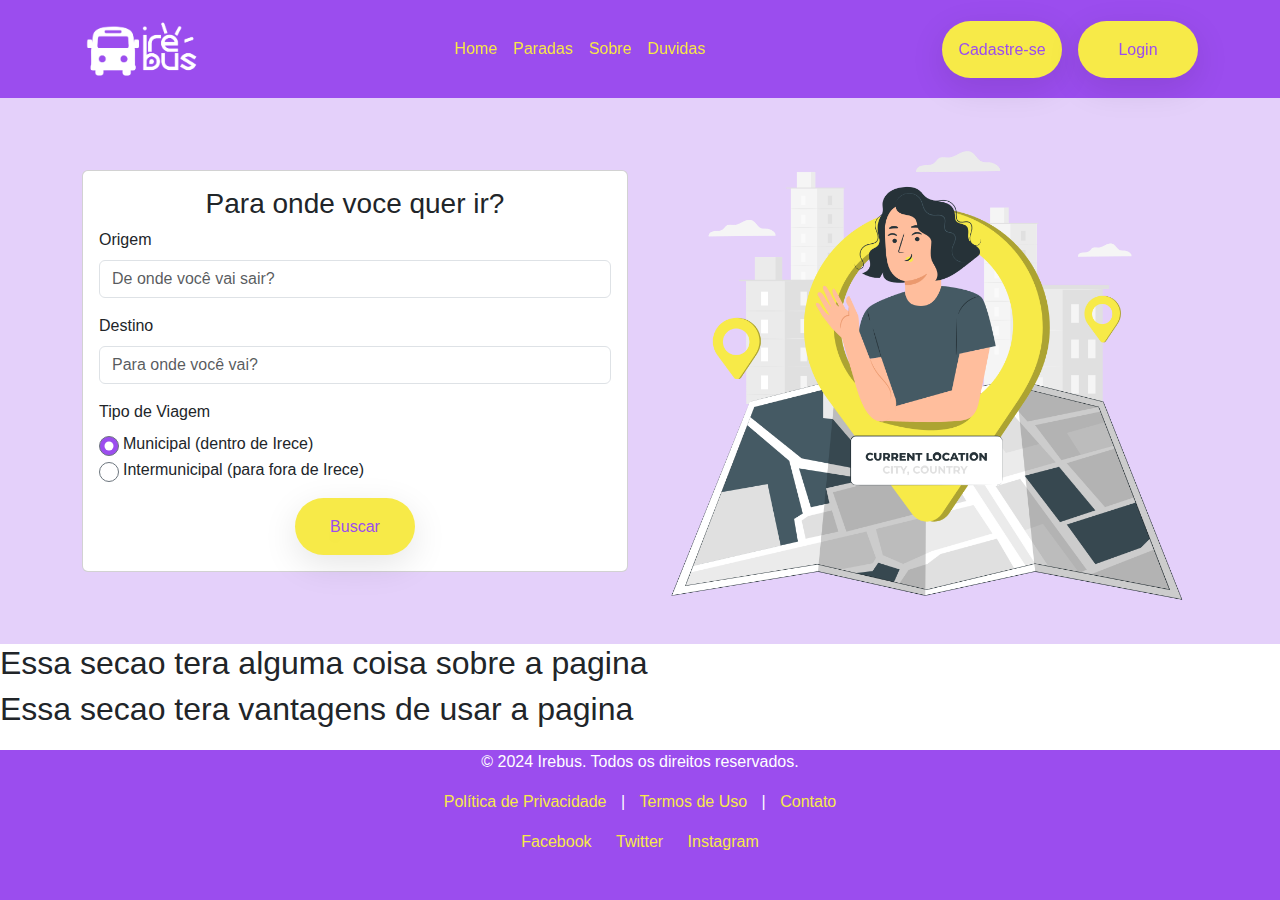
<file: index.html>
<!DOCTYPE html>
<html lang="pt-br">
<head>
    <meta charset="UTF-8"> 
    <meta name="viewport" content="width=device-width, initial-scale=1.0"> <!--Deixa a pagina responsiva-->
    <link rel="shortcut icon" href="assets/icon/logo-ib.ico" type="image/x-icon"> <!--favicon da pagina inicial-->
    <title>Rota de Onibus</title>
    <!--Bootstrap-->
    <link href="https://cdn.jsdelivr.net/npm/bootstrap@5.3.3/dist/css/bootstrap.min.css" rel="stylesheet" integrity="sha384-QWTKZyjpPEjISv5WaRU9OFeRpok6YctnYmDr5pNlyT2bRjXh0JMhjY6hW+ALEwIH" crossorigin="anonymous">
    <link rel="stylesheet" href="assets/css/style.css"> <!--Arquivo de css-->
    <link href="https://fonts.cdnfonts.com/css/poppins" rel="stylesheet">
    <!--Fonte usada no projeto-->                             
</head>

<header> <!--Cabecalho da pagina-->
    <nav class="navbar navbar-expand-lg " >
        <div class="container">
            <a class="nav-home navbar-brand" href="index.html">
                <img src="assets/images/logo-bus-ib.png" class="logo" alt="Logo Irebus">
            </a>
            <!--Botao "hamburguer"-->
            <button class="navbar-toggler" type="button" data-bs-toggle="collapse" data-bs-target="#navbarSupportedContent" aria-controls="navbarSupportedContent" aria-expanded="false" aria-label="Toggle navigation">
            <span class="navbar-toggler-icon"></span>
            </button>
         
        <div class="collapse navbar-collapse" id="navbarSupportedContent">
        <!--Barra de navegacao-->
            <ul class="navbar-nav mx-auto mb-2 mb-lg-0">
                <li class="navbar-item">
                    <a class="nav-link" href="../projeto-web/index.html">Home</a>
                </li>
                <li class="navbar-item">
                    <a class="nav-link" href="../projeto-web/pages/atividade-3.html">Paradas</a>
                </li>
                <li class="navbar-item">
                    <a class="nav-link" href="#">Sobre</a>
                </li>
                <li class="navbar-item">
                    <a class="nav-link" href="#">Duvidas</a>
                </li> 
            </ul> 
            <!--Botoes de login-->
            <div class="gap-2 d-md-flex justify-content-lg-end">
                <a href="./pages/cadastro.html"><button class="btn btn-primary me-md-2" type="button">Cadastre-se</button></a>
                <a href="./pages/login.html"><button class="btn btn-primary" type="button">Login</button></a>
            </div>
        </div>
    </div>
</nav>
</header>

<body>
    <section class="area-top">
        <div class="container align-items-center justify-content-center">
            <div class="row align-items-center">
                <div class="col-12 col-md-6">
                    <div class="card">
                        <div class="card-body">
                            <h3 class=" card-title text-center">Para onde voce quer ir?</h3>
                            <form action="GET">
                                <div class="mb-3">
                                    <label for="origem" class="form-label">Origem</label>
                                    <input type="text" class="form-control" id="origem" placeholder="De onde você vai sair?">
                                </div>
                                <div class="mb-3">
                                    <label for="destino" class="form-label">Destino</label>
                                    <input type="text" class="form-control" id="destino" placeholder="Para onde você vai?">
                                </div>

                                <div class="mb-3">
                                    <label class="form-label">Tipo de Viagem</label>
                                    <div class="form-check">
                                        <input class="form-check-input" type="radio" name="viagem" id="municipal" checked>
                                        <label class="form-check-label" for="somenteIda">Municipal (dentro de Irece)</label>
                                    </div>
                                    <div class="form-check">
                                        <input class="form-check-input" type="radio" name="viagem" id="intermunicipal">
                                        <label class="form-check-label" for="idaEVolta">Intermunicipal (para fora de Irece)</label>
                                    </div>
                                </div>

                                <div class="text-center gap-2">
                                    <button type="submit" class="btn">Buscar</button>
                                </div>
                            </form>
                        </div>
                    </div>
                </div>

                <div class=" img-bus col-md-6">
                    <picture>
                    <img src="./assets/images/girl-pin.png" class="img-fluid bus-map" style="width: 700px; height: auto;" alt="Onibus com mapa">
                </picture>
                </div>
                    <!--Link para a pagina 'atividade-3'
                    <a href="../projeto-web/pages/atividade-3.html">Confira os pontos de onibus por rua</a>-->
                </div>
            </div>
        </div>
    </section>

    <section class="special-area">
        <h2>Essa secao tera alguma coisa sobre a pagina</h2>
    </section>

    <section class="special-area" id="vantagens">
        <h2>Essa secao tera vantagens de usar a pagina</h2>
    </section>

    <!--Rodape-->
    <footer class="footer">
        <!--&copy exibe o simbolo de copyright-->
        <p>&copy; 2024 Irebus. Todos os direitos reservados.</p>

        <p>
            <a href="#">Política de Privacidade</a> | 
            <a href="#">Termos de Uso</a> | 
            <a href="#">Contato</a>
        </p>

        <div class="footer-social">
            <a href="#" class="social-icon">Facebook</a>
            <a href="#" class="social-icon">Twitter</a>
            <a href="#" class="social-icon">Instagram</a>
        </div>
    </footer>
    <!--Bootstrap-->
    <script src="https://cdn.jsdelivr.net/npm/bootstrap@5.3.3/dist/js/bootstrap.bundle.min.js" integrity="sha384-YvpcrYf0tY3lHB60NNkmXc5s9fDVZLESaAA55NDzOxhy9GkcIdslK1eN7N6jIeHz" crossorigin="anonymous"></script>
</body>
</html>
</file>
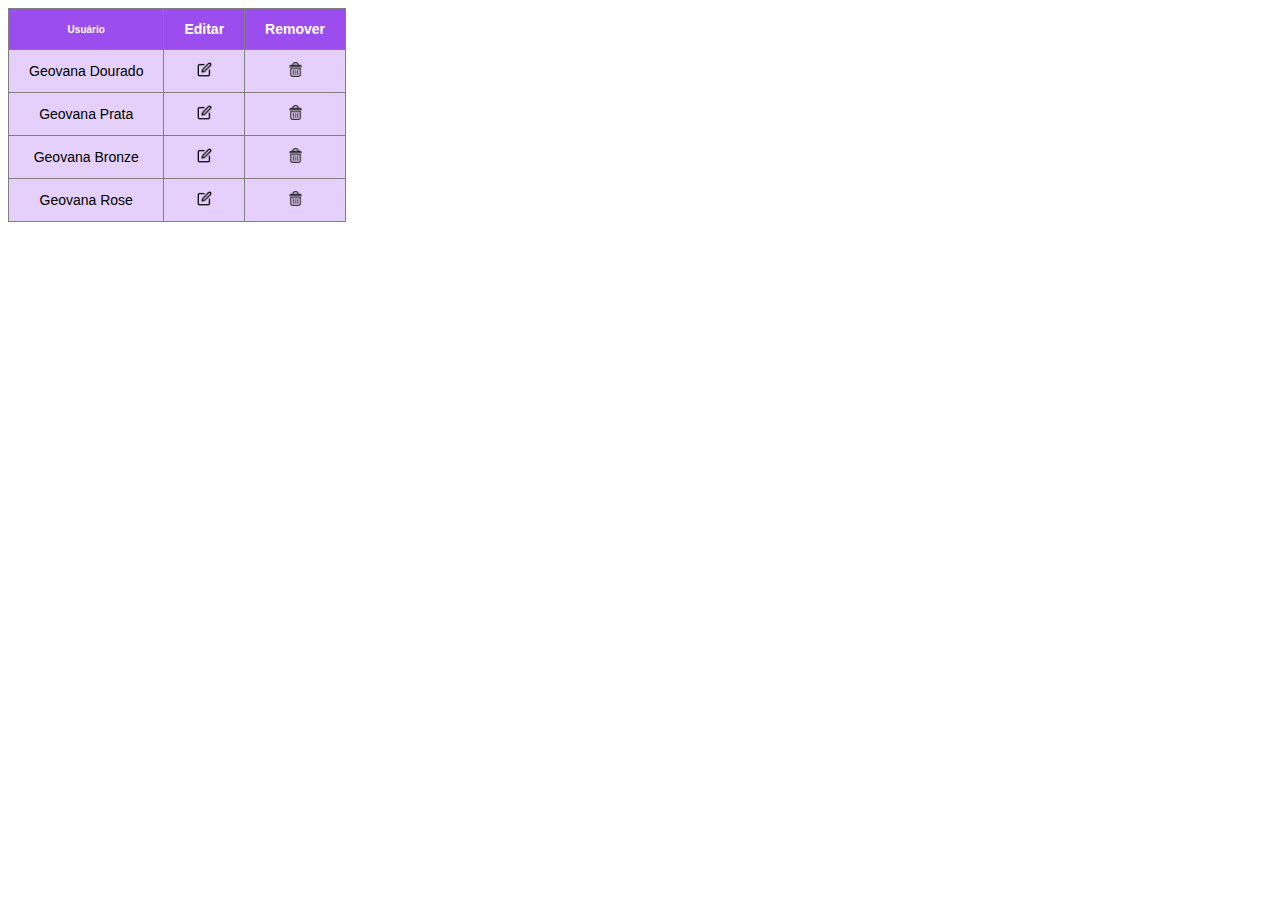
<file: pages/administrator.html>
<!DOCTYPE html>
<html lang="pt-br">
    <head>
        <meta charset="UTF-8">
        <meta name="viewport" content="width=device-width, initial-scale=1.0">
        <link rel="shortcut icon" href="../assets/icon/logo-ib.ico" type="image/x-icon"> <!--favicon-->
        <!--<link rel="stylesheet" href="../assets/css/style.css"> -->
        <link rel="stylesheet" href="../assets/css/administrator.css"> <!--Arquivo de css-->
        <link href="https://fonts.cdnfonts.com/css/kollektif" rel="stylesheet"> <!--Fonte usada no projeto-->
        <title>Adiministrador</title>
    </head>

<body>
        <table class="tg"><thead>
          <tr>
            <th class="tg-blax">Usuário</th>
            <th class="tg-omgf">Editar</th>
            <th class="tg-omgf">Remover</th>
          </tr></thead>
        <tbody>
          <tr>
            <td class="tg-u6hl">Geovana Dourado</td>
            <td class="tg-u6hl"><a class="link-option">
              <img src="../assets/images/edit.png" alt="edit" class="icon-option">
            </a></td>
            <td class="tg-u6hl"><a class="link-option">
              <img src="../assets/images/trash-icon.png" alt="" class="icon-option">
            </a></td>
          </tr>
          <tr>
            <td class="tg-u6hl">Geovana Prata</td>
             <td class="tg-u6hl"><a class="link-option">
              <img src="../assets/images/edit.png" alt="edit" class="icon-option">
            </a></td>
            <td class="tg-u6hl"><a class="link-option">
              <img src="../assets/images/trash-icon.png" alt="" class="icon-option">
            </a></td>
          </tr>
          <tr>
            <td class="tg-u6hl">Geovana Bronze</td>
            <td class="tg-u6hl"><a class="link-option">
              <img src="../assets/images/edit.png" alt="edit" class="icon-option">
            </a></td>
            <td class="tg-u6hl"><a class="link-option">
              <img src="../assets/images/trash-icon.png" alt="" class="icon-option">
            </a></td>
          </tr>
          <tr>
            <td class="tg-u6hl">Geovana Rose</td>
            <td class="tg-u6hl"><a class="link-option">
              <img src="../assets/images/edit.png" alt="edit" class="icon-option">
            </a></td>
            <td class="tg-u6hl"><a class="link-option">
              <img src="../assets/images/trash-icon.png" alt="" class="icon-option">
            </a></td>
          </tr>
        </tbody>
        </table>
</body>
</html>
</file>
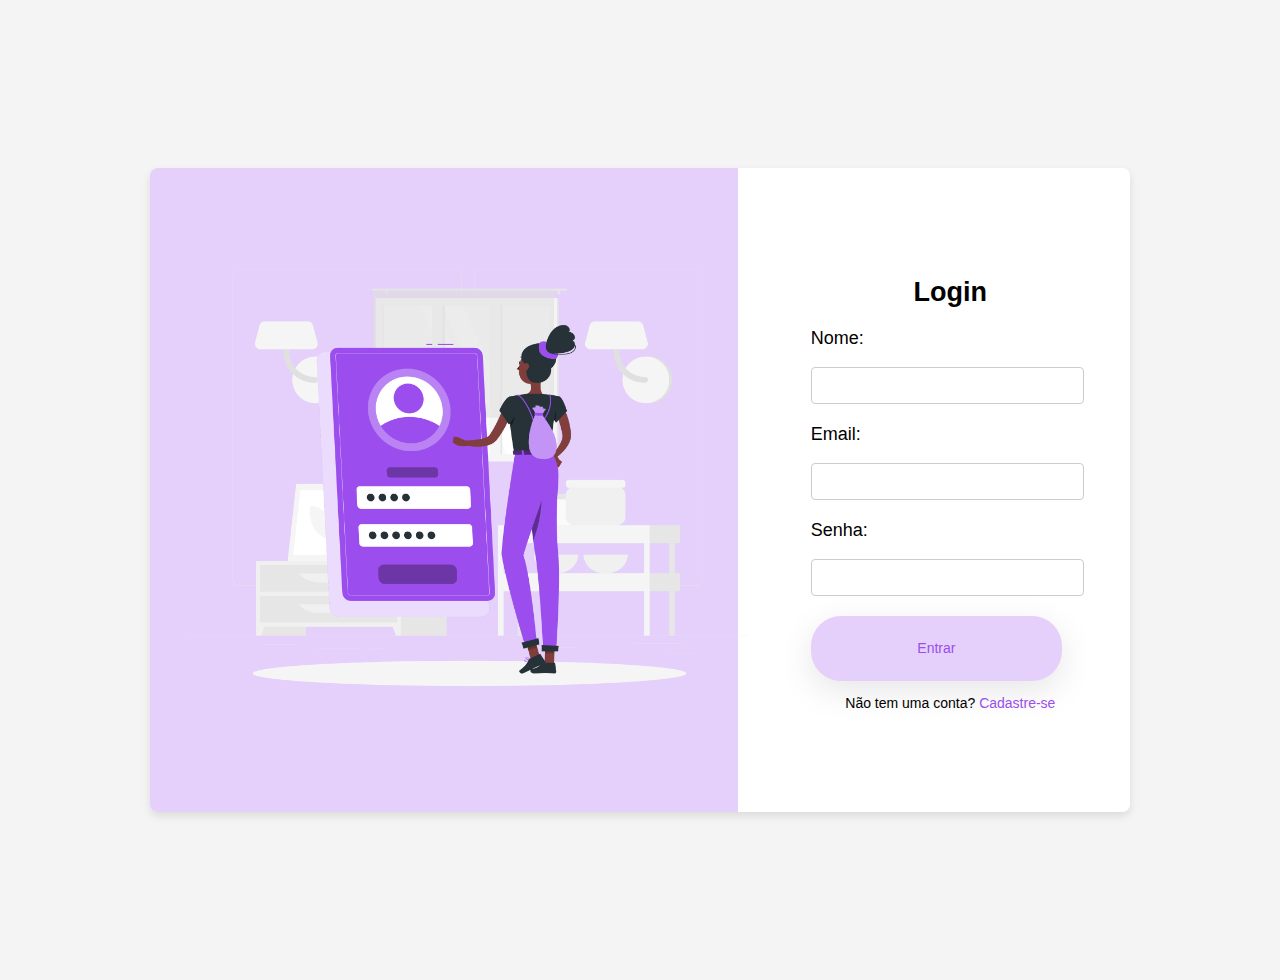
<file: pages/login.html>
<!DOCTYPE html>
<html lang="pt-br">
    <head>
        <meta charset="UTF-8">
        <meta name="viewport" content="width=device-width, initial-scale=1.0">
        <link rel="shortcut icon" href="../assets/icon/logo-ib.ico" type="image/x-icon"> <!--favicon-->
        <link rel="stylesheet" href="../assets/css/style.css"> 
        <link rel="stylesheet" href="../assets/css/login-style.css"> <!--Arquivo de css-->
        <link href="https://fonts.cdnfonts.com/css/kollektif" rel="stylesheet"> <!--Fonte usada no projeto-->
        <title>Login</title>
    </head>
    
<body>
    <div class="login-container">
        <div class="login-box">
            <div class="login-image">
                <img src="../assets/images/login-girl.png"alt="Imagem Login">
            </div>
            <div class="login-area">
                <!--Define o caminho que os dados do formulario serao enviados-->
                <form action="../pages/administrator.html" method="POST" class="login-form">
                    <h2>Login</h2>

                    <!--Campo nome-->
                    <label for="name">Nome:</label>
                    <input type="text" id="name" name="name" required><!--'required' = campo obrigatorio-->

                    <!--Campo email-->
                    <label for="email">Email:</label>
                    <input type="email" id="email" name="email" required>
                    
                    <!--Campo senha-->
                    <label for="password">Senha:</label>
                    <input type="password" id="password" name="password" required>
                    
                    <!--Botao pra pagina do adm-->
                    <div class="gap-2">
                        <a href="administrator.html">
                        <button type="submit" class="btn btn-primary" >Entrar</button>
                        </a>
                    </div>
                    <p>Não tem uma conta? <a href="#">Cadastre-se</a></p>
                </form>
            </div>
        </div>
    </div>
</body>
</html>
</file>
<file: assets/css/style.css>
html, body{
    /*zerando as margens e padding da pagina*/
    margin: 0;
    padding: 0;
    height: 100%;
}

body, button {
    font-family: 'Poppins', sans-serif;/*Fonte que sera usada*/
}

body{
    padding-top: 98px;
    display: flex;
    flex-direction: column;
    min-height: 100vh; 
}

.sandbox{
    margin: auto;
    background-color: #fffae2; /*Cor de fundo da pagina "atividade-3"*/
    background-image: url(../images/original.png); /*Imagem de fundo*/
    background-size: 100%;/*A imagem de fundo vai coupar 100% da largura da pagina*/
    background-repeat: no-repeat;/*Nao repete a imagem*/
    background-position: center;/*Centraliza a imagem*/
}

/*Estilos do cabecalho*/
header{
    position: fixed;/*Fixa a header quando rola a pagina*/
    top: 0;/*"Cola" a header no topo*/
    width: 100%;
    z-index: 99;/*A header vai se sobrepor a outros elementos da pagina*/
    background-color: var(--purple);
}

/******** Revisar se esse css eh necessario ********/
.navbar{
    display: flex;
    flex-direction: row;
    align-items: center;
    gap: 15px;
    width: 100%;
}

.nav-home img {
    width: 120px; /*Tamanho padrao para a logo*/
    height: auto;
}

.navbar .nav-link, footer a{
    padding: 10px;
    color: var(--yellow);/*Cor da fonte da tag a*/
    text-decoration: none;/*Tira o sublinhado dos links*/
    transition: 0.5s; /*Gera uma transicao suave ao passar o cursor*/
    text-shadow: 0px 10px 35px rgba(0, 0, 0, 0.1);/*Sombra bem suave no texto*/
}

.area-top{
    background-color: var(--light-purple);
}

/*Estilo do botoes do index*/
.gap-2 .btn{
    color: var(--purple);
    background: var(--yellow);
    min-width: 120px;
    line-height: 45px;
    border-radius: 30px;
    border: none;
    box-shadow: 0 10px 35px rgba(0, 0, 0, 0.1);/*Sombra do botao*/
    transition: 0.5s;
    text-shadow: 0px 10px 30px rgba(0, 0, 0, 0.1);
}

.gap-2 .btn:active {
    transform: none; /* Remove o efeito de "pressionado" */
    background-color: inherit; /* Mantém a cor do botão */
}

.gap-2 .btn:hover{
    transition: 0.5s;
    background-color: var(--light-purple);
    color: var(--purple);
}

/*Estilos do botao hambuguer*/
.navbar-toggler {
    border-color: #ffffff; /*Borda*/
    color: #ffffff;
}

.navbar-toggler-icon {
    background-image: url('../icon/menu.ico');/*imagem de fundo (tres tracinhos)*/
}

.navbar .nav-link:hover, footer a:hover{
    color: var(--orange);/*Muda de cor quando passa o cursor*/
}

/*Estilo do input radio*/
.form-check .form-check-input {
    appearance: none; /*Remove o estilo padrão*/
    width: 20px;
    height: 20px;
    border: 1px solid #6c757d; 
    border-radius: 50%;
    cursor: pointer;
    transition: 0.2s;
}

.form-check .form-check-input:checked {
    background-color: var(--purple);
}

.form-check .form-check-input:checked::after {
    content: "";
    display: block;
    width: 10px;
    height: 10px;
    margin: auto;
    top: 50%;
    transform: translateY(-50%);
}

.form-check .form-check-input:focus { /*Remove o contorno azul padrao e adiciona um roxinho*/
    outline: none; 
    box-shadow: 0 0 0 3px var(--light-purple)
}

/*Estilos dos containers*/

/*Estilo rodape*/
footer{
    color: #ffffff;
    display: flex;
    flex-direction: column;
    width: 100%;
    height: 150px;
    background-color: var(--purple);
    text-align: center;
    margin-top: auto;
}


/*
/*ajuste do cabecalho para telas maiores
@media screen and (min-width: 768px) {
    .navbar{
        flex-direction: row;
        justify-content: space-between;
        align-items: center;
    }

    .nav-links{
        display: block;
        position: row;
        flex-direction: row;
        gap: 20px;
    }


    .btn-nav{
        flex-direction: row;
        gap: 15px;
    }
}

@media screen and (min-width: 1200px) {
    .navbar{
        max-width: 1200px;
        margin: 0;
    }

    .nav-links ul{
        gap: 20px;
    }

    .btn-login{
        

    }
}*/

:root{
    --purple: #9b4dee;
    --yellow: #f7ea48;
    --orange: #f9a36c;
    --light-purple: #e4d0fa;
    --dark-blue: #21215d;
}
</file>
<file: assets/css/administrator.css>
.icon-option{
    width: 15px;
}

.link-option{
    cursor: pointer;
}

/*CSS do Table Generator*/
.tg  {
    border-collapse:collapse;
    border-spacing:0;
}

.tg td{
    border-color:black;
    border-style:solid;
    border-width:1px;
    font-family:Arial, sans-serif;
    font-size:14px;
    overflow:hidden;
    padding:12px 20px;
    word-break:normal;
}

.tg th{
    border-color:black;
    border-style:solid;
    border-width:1px;
    font-family:Arial, sans-serif;
    font-size:14px;
    font-weight:normal;
    overflow:hidden;
    padding:12px 20px;
    word-break:normal;
}

.tg .tg-blax{
    background-color:#9b4dee;
    border-color:inherit;
    color:#ffffff;
    font-size:10px;
    font-weight:bold;
    text-align:center;
    vertical-align:middle
}

.tg .tg-omgf{
    background-color:#9b4dee;
    border-color:inherit;
    color:#ffffff;
    font-weight:bold;
    text-align:center;
    vertical-align:middle 
}

.tg .tg-u6hl{
    background-color:#e4d0fa;
    border-color:inherit;
    text-align:center;
    vertical-align:middle
}
</file>
<file: assets/css/login-style.css>
body {
    font-family: Arial, sans-serif;
    font-size: 14px;
    background-color: #f4f4f4;
    display: flex;
    justify-content: center;
    align-items: center;
    height: 100vh;
    margin: 0;
}

.login-container {
    width: 100%;
    display: flex;
    justify-content: center;
    align-items: center;
}

.login-box {
    display: flex;
    background: linear-gradient(to right, var(--light-purple) 60%, #ffff 50%);
    padding: 40px;
    border-radius: 8px;
    box-shadow: 0 4px 8px rgba(0, 0, 0, 0.1);
    max-width: 900px;
    width: 100%;
    justify-content: space-between;
}

.login-image{
    max-width: 80%;
}

.login-image img {
    max-width: 90%;
    height: auto;
}

.login-area {
    width: 100%; 
    display: flex;
    flex-direction: column;
    justify-content: center;
}

h2 {
    text-align: center;
    margin-bottom: 20px;

}

label {
    margin-bottom: 8px;
    display: block;
}

input {
    width: 90%;
    padding: 10px;
    margin: 10px 0 20px;
    border: 1px solid #ccc;
    border-radius: 4px;
    max-width: 90%;
}

.gap-2 .btn {
    width: 90%;
    padding: 10px; 
    background-color: var(--light-purple);
    color: var(--purple);
    font-size: 14px;
}

.gap-2 .btn:hover{
    background-color: var(--purple);
    color: #ffffff;
}

p {
    text-align: center;
    font-size: 14px;
}

a {
    color: var(--purple);
    text-decoration: none;
}

a:hover {
    text-decoration: underline;
}

/*Ajusta o layout para telas menores*/
@media screen and (max-width: 768px) {
    .login-box {
        flex-direction: column; /*Coloca a imagem e o formulário em uma coluna*/
        background: #ffffff; /*Em telas menores o fundo vai ser totalmente branco*/
        align-items: center;
        width: 90%;
        padding: 20px;
    }
    
    .login-image img {
        width: 100%; 
        max-width: 300px; 
        
    }
    
    .login-form {
        width: 100%; 
    }

    footer{
      font-size: 16px;  
    }
}

/*Ajusta o layout para telas maiores*/
@media (min-width: 1024px) {
    body{
        font-size: 18px;
        padding: 40px;
    }
    
}

:root{
    --purple: #9b4dee;
    --yellow: #f7ea48;
    --orange: #f9a36c;
    --light-purple: #e4d0fa;
    --dark-blue: #21215d;
}
</file>
